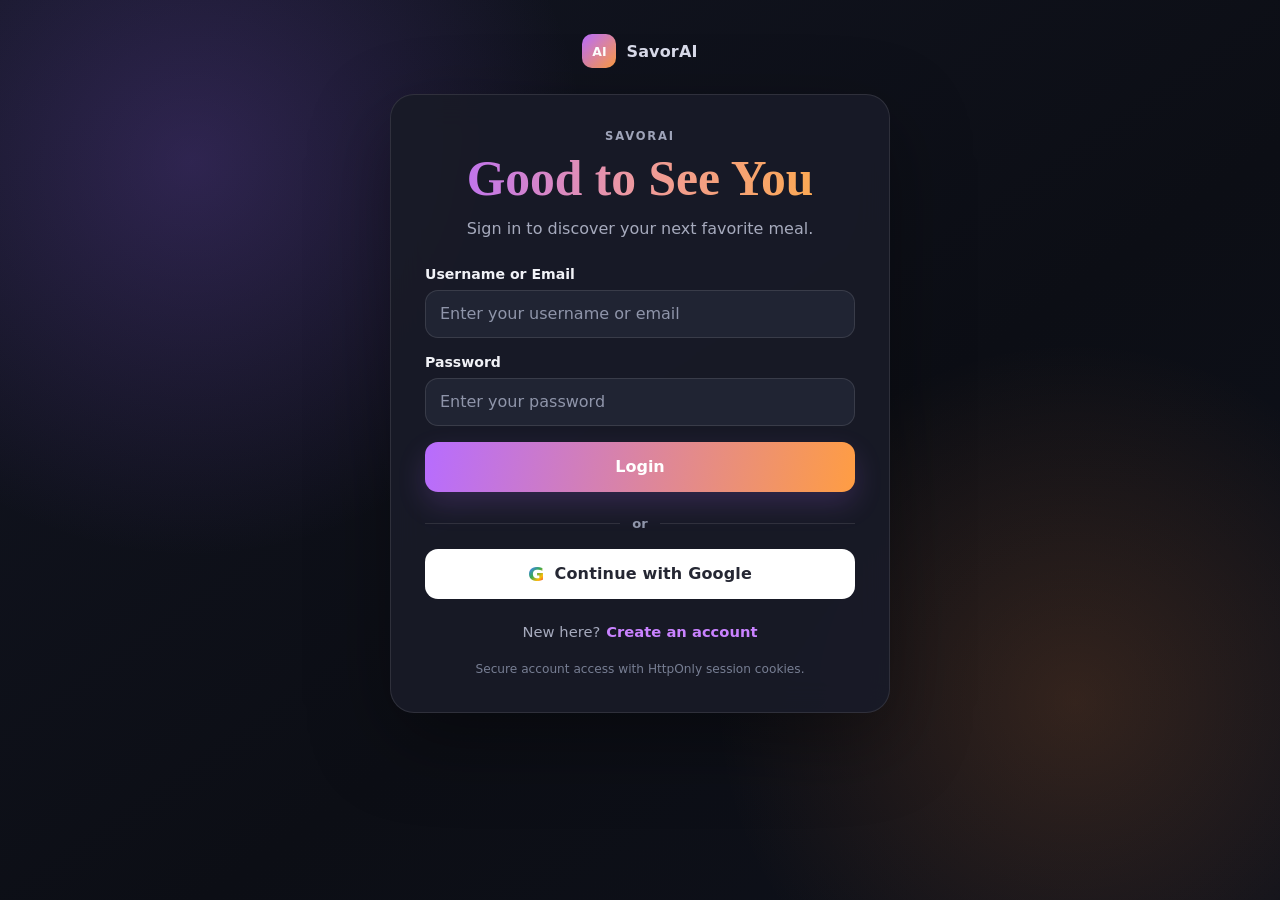
<file: templates/auth.html>
﻿<!DOCTYPE html>
<html lang="en">
<head>
    <meta charset="UTF-8">
    <meta name="viewport" content="width=device-width, initial-scale=1.0">
    <meta name="theme-color" content="#151824">
    <title>SavorAI - Sign in</title>
    <link rel="stylesheet" href="/static/auth.css?v=1">
</head>

<body class="auth-page">
    <main class="auth-shell">
        <div class="auth-brand">
            <div class="auth-brand-mark">AI</div>
            <span>SavorAI</span>
        </div>

        <section class="auth-card" aria-labelledby="authTitle">
            <div class="auth-card-header">
                <span class="auth-kicker">SAVORAI</span>
                <h1 id="authTitle">Good to See You</h1>
                <p id="authSubtitle">
                    Sign in to discover your next favorite meal.
                </p>
            </div>

            <div id="authNotice" class="auth-notice" hidden></div>

            <form id="signinForm" class="auth-form">
                <div class="form-field">
                    <label for="signinIdentifier">Username or Email</label>
                    <input
                        id="signinIdentifier"
                        type="text"
                        placeholder="Enter your username or email"
                        autocomplete="username"
                        required
                    >
                </div>

                <div class="form-field">
                    <label for="signinPassword">Password</label>
                    <input
                        id="signinPassword"
                        type="password"
                        placeholder="Enter your password"
                        autocomplete="current-password"
                        required
                    >
                </div>

                <button type="submit" class="auth-primary-btn">
                    Login
                </button>
            </form>

            <form id="signupForm" class="auth-form" hidden>
                <div class="form-grid">
                    <div class="form-field form-field-full">
                        <label for="signupName">Name</label>
                        <input
                            id="signupName"
                            type="text"
                            placeholder="Your name"
                            autocomplete="name"
                        >
                    </div>

                    <div class="form-field">
                        <label for="signupUsername">Username</label>
                        <input
                            id="signupUsername"
                            type="text"
                            placeholder="Choose a username"
                            autocomplete="username"
                            required
                        >
                    </div>

                    <div class="form-field">
                        <label for="signupEmail">Email</label>
                        <input
                            id="signupEmail"
                            type="email"
                            placeholder="you@example.com"
                            autocomplete="email"
                            required
                        >
                    </div>

                    <div class="form-field">
                        <label for="signupPassword">Password</label>
                        <input
                            id="signupPassword"
                            type="password"
                            placeholder="Minimum 8 characters"
                            autocomplete="new-password"
                            required
                        >
                    </div>

                    <div class="form-field">
                        <label for="signupConfirmPassword">Confirm Password</label>
                        <input
                            id="signupConfirmPassword"
                            type="password"
                            placeholder="Repeat your password"
                            autocomplete="new-password"
                            required
                        >
                    </div>
                </div>

                <button type="submit" class="auth-primary-btn">
                    Create Account
                </button>
            </form>

            <div class="auth-divider">
                <span></span>
                <strong>or</strong>
                <span></span>
            </div>

            <button
                type="button"
                class="google-btn"
                id="googleBtn"
            >
                <span class="google-icon">G</span>
                <span>Continue with Google</span>
            </button>

            <div class="auth-switch">
                <span id="authSwitchText">New here?</span>
                <button type="button" id="authSwitchBtn">Create an account</button>
            </div>

            <p class="auth-footer">
                Secure account access with HttpOnly session cookies.
            </p>
        </section>
    </main>

    <script src="/static/auth.js?v=1"></script>
</body>
</html>
</file>
<file: static/auth.css>
:root {
    --auth-bg: #0c0e15;
    --auth-surface: rgba(24, 27, 39, 0.96);
    --auth-surface-2: #202433;
    --auth-border: rgba(255, 255, 255, 0.10);
    --auth-text: #f7f7fb;
    --auth-muted: #a6aabd;
    --auth-accent-a: #b76cff;
    --auth-accent-b: #ff9d43;
    --auth-danger: #ff7f8f;
    --auth-success: #7be2b3;
}

* {
    box-sizing: border-box;
}

html,
body {
    min-height: 100%;
    margin: 0;
}

body.auth-page {
    font-family:
        Inter, ui-sans-serif, system-ui, -apple-system,
        BlinkMacSystemFont, "Segoe UI", sans-serif;
    color: var(--auth-text);
    background:
        radial-gradient(circle at 15% 18%, rgba(126, 82, 209, 0.28), transparent 30%),
        radial-gradient(circle at 84% 78%, rgba(255, 139, 54, 0.16), transparent 28%),
        linear-gradient(145deg, #121522 0%, var(--auth-bg) 58%, #0e111b 100%);
}

.auth-shell {
    width: min(100%, 720px);
    margin: 0 auto;
    padding: 34px 18px 56px;
}

.auth-brand {
    display: flex;
    align-items: center;
    justify-content: center;
    gap: 10px;
    margin-bottom: 26px;
    color: #d9dbea;
    font-weight: 700;
    letter-spacing: 0.01em;
}

.auth-brand-mark {
    width: 34px;
    height: 34px;
    display: grid;
    place-items: center;
    border-radius: 10px;
    background: linear-gradient(135deg, var(--auth-accent-a), var(--auth-accent-b));
    color: #fff;
    font-size: 0.78rem;
    font-weight: 900;
}

.auth-card {
    width: min(100%, 500px);
    margin: 0 auto;
    padding: 34px;
    border: 1px solid var(--auth-border);
    border-radius: 24px;
    background: var(--auth-surface);
    box-shadow: 0 28px 80px rgba(0, 0, 0, 0.35);
    backdrop-filter: blur(16px);
}

.auth-card-header {
    text-align: center;
    margin-bottom: 26px;
}

.auth-kicker {
    display: block;
    margin-bottom: 10px;
    font-size: 0.72rem;
    font-weight: 800;
    letter-spacing: 0.16em;
    color: #9fa4b9;
}

.auth-card h1 {
    margin: 0;
    font-family: Georgia, "Times New Roman", serif;
    font-size: clamp(2.25rem, 6vw, 3.1rem);
    line-height: 1.05;
    background: linear-gradient(90deg, #b66cff, #ef9a9c, #ffac43);
    -webkit-background-clip: text;
    background-clip: text;
    color: transparent;
}

.auth-card-header p {
    max-width: 380px;
    margin: 12px auto 0;
    color: var(--auth-muted);
    line-height: 1.55;
}

.auth-form {
    display: grid;
    gap: 16px;
}

.form-grid {
    display: grid;
    grid-template-columns: 1fr 1fr;
    gap: 16px;
}

.form-field {
    display: grid;
    gap: 8px;
}

.form-field-full {
    grid-column: 1 / -1;
}

.form-field label {
    color: #f1f2f7;
    font-size: 0.88rem;
    font-weight: 700;
}

.form-field input {
    width: 100%;
    min-height: 48px;
    padding: 12px 14px;
    border: 1px solid rgba(255, 255, 255, 0.11);
    border-radius: 13px;
    outline: none;
    background: var(--auth-surface-2);
    color: var(--auth-text);
    font: inherit;
    transition: border-color 0.18s ease, box-shadow 0.18s ease;
}

.form-field input::placeholder {
    color: #8f95aa;
}

.form-field input:focus {
    border-color: rgba(183, 108, 255, 0.72);
    box-shadow: 0 0 0 4px rgba(183, 108, 255, 0.13);
}

.auth-primary-btn,
.google-btn,
.auth-switch button {
    font: inherit;
}

.auth-primary-btn {
    min-height: 50px;
    border: 0;
    border-radius: 13px;
    background: linear-gradient(100deg, var(--auth-accent-a), var(--auth-accent-b));
    color: #fff;
    font-weight: 800;
    cursor: pointer;
    box-shadow: 0 12px 28px rgba(177, 106, 255, 0.18);
    transition: transform 0.18s ease, box-shadow 0.18s ease;
}

.auth-primary-btn:hover {
    transform: translateY(-1px);
    box-shadow: 0 16px 34px rgba(177, 106, 255, 0.24);
}

.auth-divider {
    display: flex;
    align-items: center;
    gap: 12px;
    margin: 24px 0 18px;
    color: #8f95aa;
}

.auth-divider span {
    flex: 1;
    height: 1px;
    background: var(--auth-border);
}

.auth-divider strong {
    font-size: 0.82rem;
    font-weight: 700;
}

.google-btn {
    width: 100%;
    min-height: 50px;
    display: flex;
    align-items: center;
    justify-content: center;
    gap: 10px;
    border: 1px solid rgba(255, 255, 255, 0.15);
    border-radius: 13px;
    background: #fff;
    color: #252733;
    font-weight: 800;
    cursor: pointer;
    transition: transform 0.18s ease, box-shadow 0.18s ease;
}

.google-btn:hover {
    transform: translateY(-1px);
    box-shadow: 0 12px 26px rgba(0, 0, 0, 0.2);
}

.google-icon {
    font-size: 1.25rem;
    font-weight: 900;
    background: linear-gradient(135deg, #4285f4 20%, #34a853 45%, #fbbc05 68%, #ea4335 84%);
    -webkit-background-clip: text;
    background-clip: text;
    color: transparent;
}

.auth-switch {
    display: flex;
    align-items: center;
    justify-content: center;
    gap: 6px;
    margin-top: 22px;
    color: var(--auth-muted);
    font-size: 0.92rem;
}

.auth-switch button {
    border: 0;
    padding: 0;
    background: transparent;
    color: #c982ff;
    font-weight: 800;
    cursor: pointer;
}

.auth-switch button:hover {
    text-decoration: underline;
}

.auth-notice {
    margin-bottom: 18px;
    padding: 12px 14px;
    border-radius: 12px;
    border: 1px solid rgba(255, 127, 143, 0.25);
    background: rgba(255, 127, 143, 0.08);
    color: #ffc2ca;
    font-size: 0.88rem;
    line-height: 1.45;
}

.auth-notice.success {
    border-color: rgba(123, 226, 179, 0.25);
    background: rgba(123, 226, 179, 0.08);
    color: #baf3d7;
}

.auth-footer {
    margin: 20px 0 0;
    text-align: center;
    color: #777e93;
    font-size: 0.76rem;
    line-height: 1.5;
}

@media (max-width: 560px) {
    .auth-shell {
        padding: 22px 14px 36px;
    }

    .auth-card {
        padding: 24px 18px;
        border-radius: 20px;
    }

    .form-grid {
        grid-template-columns: 1fr;
    }

    .form-field-full {
        grid-column: auto;
    }
}
/* Keep inactive authentication forms truly hidden. */
.auth-form[hidden] {
    display: none !important;
}

/* Authentication mode remains compact and centered. */
.auth-card {
    overflow: hidden;
}

.auth-card-header {
    margin-bottom: 24px;
}

.auth-form {
    width: 100%;
}

/* Cleaner Google action */
.google-btn {
    min-height: 50px;
    letter-spacing: 0.01em;
}

/* Better mode switch */
.auth-switch {
    padding-top: 2px;
}

.auth-switch button {
    transition: color 0.18s ease;
}

.auth-switch button:hover {
    color: #e1adff;
}

/* FINAL MOBILE AUTH POLISH */
@media (max-width: 560px) {
    .form-field label {
        white-space: nowrap;
    }

    .auth-card {
        padding: 24px 18px;
    }

    .form-grid {
        gap: 16px;
    }

    .form-field {
        gap: 7px;
    }

    .form-field input {
        min-height: 48px;
    }

    .auth-primary-btn,
    .google-btn {
        min-height: 48px;
    }
}

@media (max-width: 380px) {
    .auth-shell {
        padding-left: 10px;
        padding-right: 10px;
    }

    .auth-card {
        padding-left: 15px;
        padding-right: 15px;
    }

    .form-field label {
        font-size: 0.84rem;
    }
}
</file>
